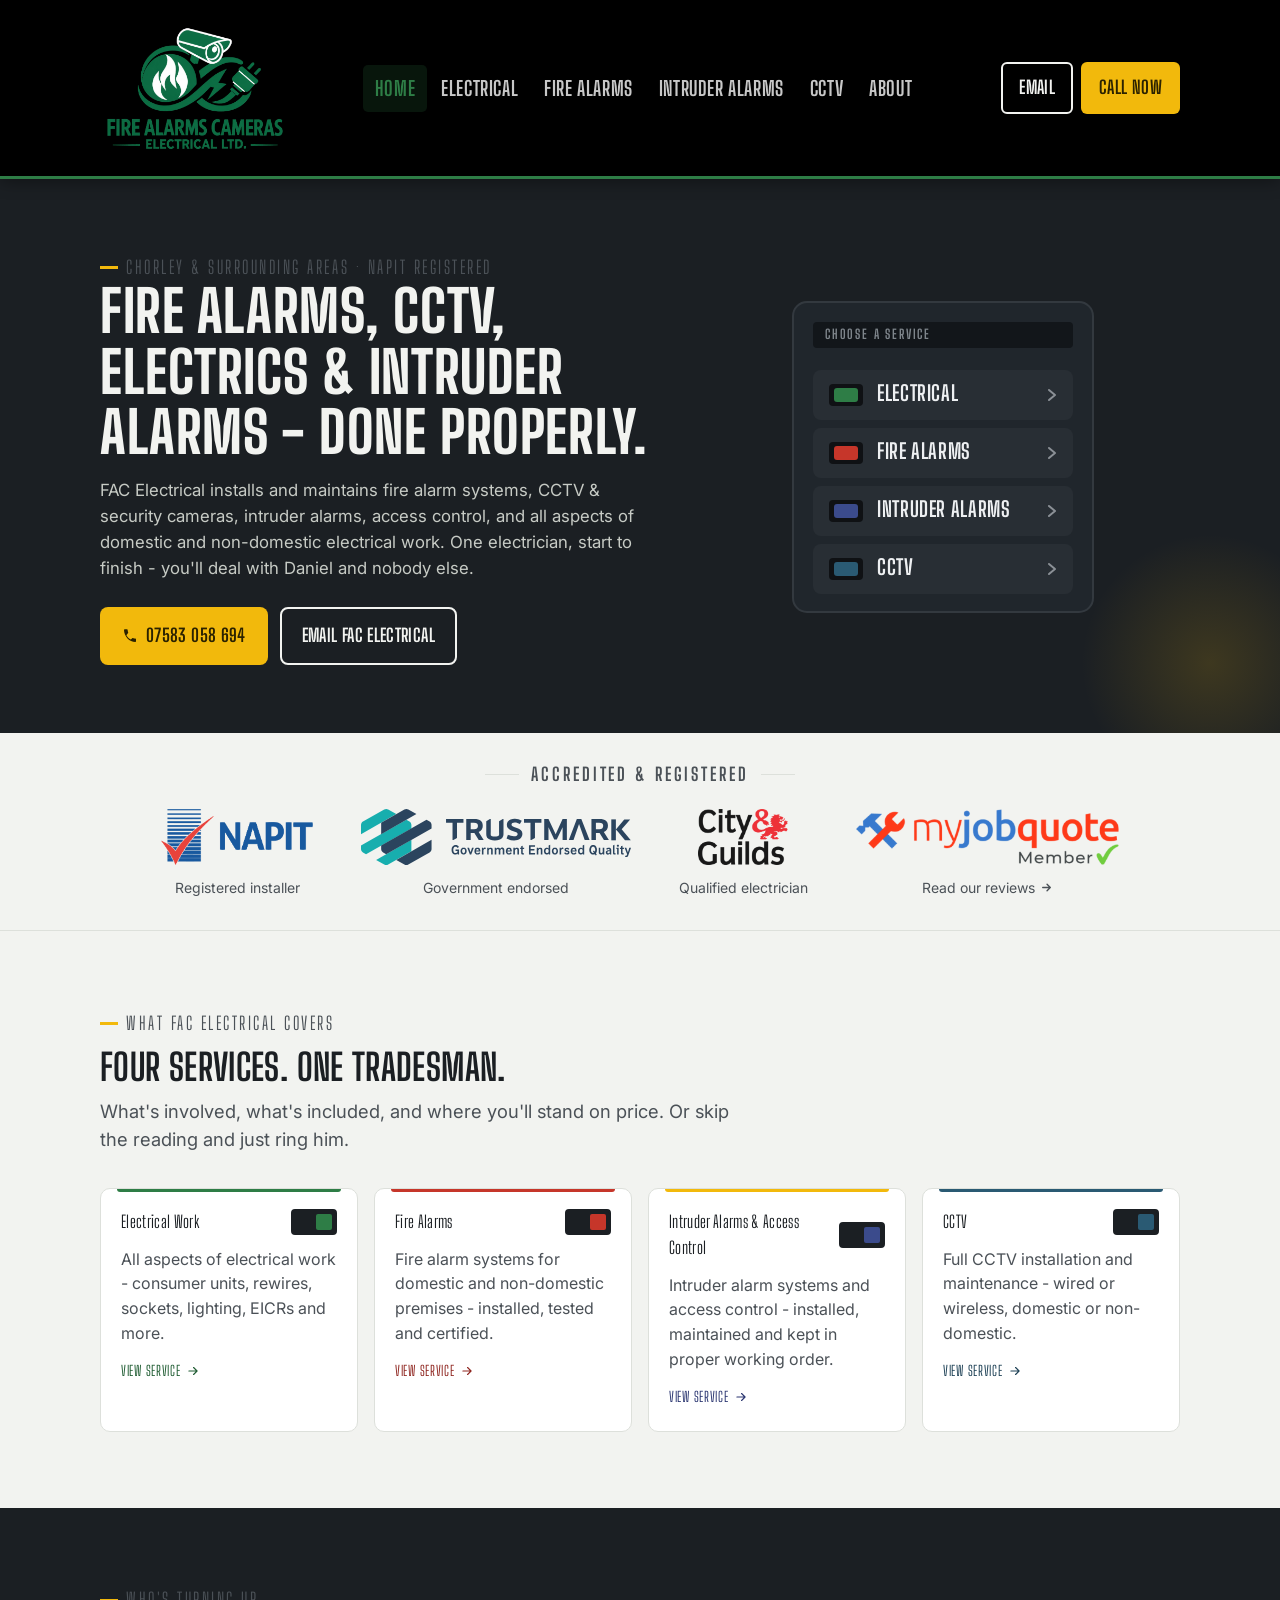
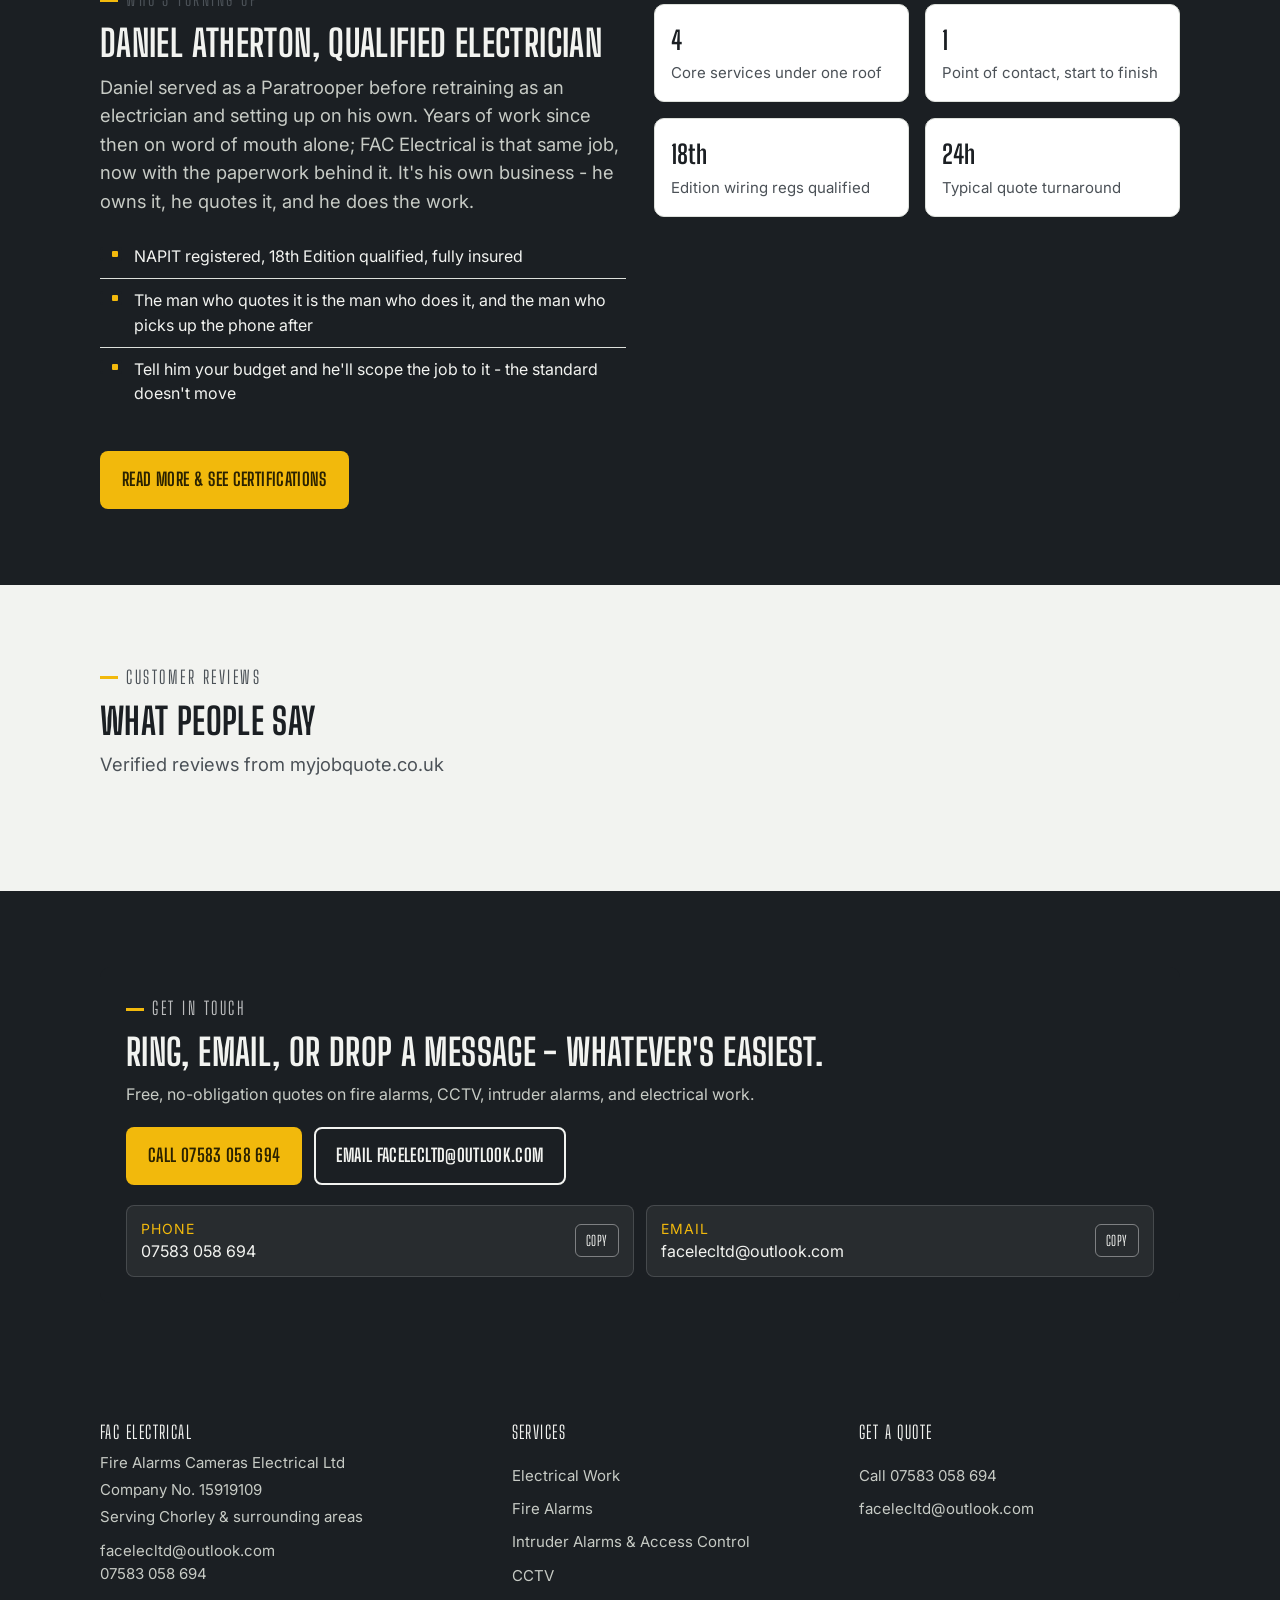
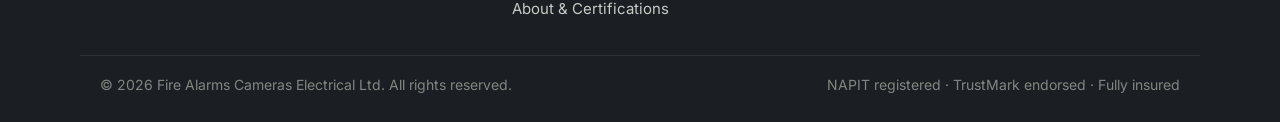
<file: index.html>
<!doctype html><html lang=en-GB><head><meta name=generator content="Hugo 0.164.0"><meta charset=utf-8><meta name=viewport content="width=device-width,initial-scale=1"><title>FAC Electrical - Fire Alarms, CCTV, Intruder Alarms & Electrical Work</title><meta name=description content="Fire Alarms Cameras Electrical Ltd - Fire alarm installation, CCTV, intruder alarm systems, access control, and all aspects of electrical work."><link rel=preconnect href=https://fonts.googleapis.com><link rel=preconnect href=https://fonts.gstatic.com crossorigin><link href="https://fonts.googleapis.com/css2?family=Big+Shoulders+Display:wght@700;800&family=Inter:wght@400;500;600;700&display=swap" rel=stylesheet><link rel=stylesheet href=/css/styles.css></head><body><header class=site-header><div class=site-header__bar><a class=brand href=/ aria-label="FAC Electrical home"><img class=brand__mark src=/img/logo.JPG alt="Fire Alarms Cameras Electrical Ltd" width=1400 height=1120>
</a><button class=nav-toggle aria-expanded=false aria-controls=site-nav aria-label="Open menu">
<span></span></button><nav class=site-nav id=site-nav><ul class=site-nav__list><li><a href=/ aria-current=page>Home</a></li><li><a href=/electrics/>Electrical</a></li><li><a href=/fire-alarms/>Fire Alarms</a></li><li><a href=/intruder-alarms/>Intruder Alarms</a></li><li><a href=/cameras/>CCTV</a></li><li><a href=/about/>About</a></li></ul></nav><div class=header-cta><a class="btn btn--outline btn--sm" href=mailto:facelecltd@outlook.com>Email</a>
<a class="btn btn--amber btn--sm" href=tel:+447583058694>Call now</a></div></div></header><main><section class=hero><div class="wrap hero__grid"><div><p class=eyebrow>Chorley & surrounding areas · NAPIT registered</p><h1>Fire alarms, CCTV, Electrics & Intruder alarms - done properly.</h1><p class=lede>FAC Electrical installs and maintains fire alarm systems, CCTV & security cameras, intruder alarms, access control, and all aspects of domestic and non-domestic electrical work. One electrician, start to finish - you'll deal with Daniel and nobody else.</p><div class=hero__ctas><a class="btn btn--amber" href=tel:+447583058694><svg width="16" height="16" viewBox="0 0 24 24" fill="none" aria-hidden="true"><path d="M6.6 10.8c1.4 2.8 3.8 5.2 6.6 6.6l2.2-2.2c.3-.3.7-.4 1-.2 1.1.5 2.3.8 3.6.8.6.0 1 .4 1 1V20c0 .6-.4 1-1 1C11.4 21 3 12.6 3 3c0-.6.4-1 1-1h3.5c.6.0 1 .4 1 1 0 1.3.3 2.5.8 3.6.2.3.1.7-.2 1L6.6 10.8z" fill="currentColor"/></svg>
07583 058 694
</a><a class="btn btn--outline" href=mailto:facelecltd@outlook.com>Email FAC Electrical</a></div></div><svg class="breaker-art" viewBox="0 0 340 340" fill="none" role="navigation" aria-label="Services"><rect x="20" y="14" width="300" height="310" rx="14" fill="#20262C" stroke="#33393F" stroke-width="2"/><rect x="40" y="34" width="260" height="26" rx="4" fill="#12161A"/><text class="breaker-art__title" x="52" y="51">Choose a service</text><a class="breaker-art__row" href="/electrics/"><rect class="breaker-art__body" x="40" y="82" width="260" height="50" rx="8" fill="#282E34"/><rect x="56" y="96" width="34" height="22" rx="4" fill="#0F1114"/><rect class="breaker-art__led" x="61" y="100" width="24" height="14" rx="3" fill="#2E7D46"/><text class="breaker-art__name" x="104" y="113">Electrical</text><path class="breaker-art__chev" d="M276 102l6 5-6 5" stroke="#8B9096" stroke-width="2" stroke-linecap="round" stroke-linejoin="round"/></a><a class="breaker-art__row" href="/fire-alarms/"><rect class="breaker-art__body" x="40" y="140" width="260" height="50" rx="8" fill="#282E34"/><rect x="56" y="154" width="34" height="22" rx="4" fill="#0F1114"/><rect class="breaker-art__led" x="61" y="158" width="24" height="14" rx="3" fill="#C6362A"/><text class="breaker-art__name" x="104" y="171">Fire Alarms</text><path class="breaker-art__chev" d="M276 160l6 5-6 5" stroke="#8B9096" stroke-width="2" stroke-linecap="round" stroke-linejoin="round"/></a><a class="breaker-art__row" href="/intruder-alarms/"><rect class="breaker-art__body" x="40" y="198" width="260" height="50" rx="8" fill="#282E34"/><rect x="56" y="212" width="34" height="22" rx="4" fill="#0F1114"/><rect class="breaker-art__led" x="61" y="216" width="24" height="14" rx="3" fill="#3B4B8C"/><text class="breaker-art__name" x="104" y="229">Intruder Alarms</text><path class="breaker-art__chev" d="M276 218l6 5-6 5" stroke="#8B9096" stroke-width="2" stroke-linecap="round" stroke-linejoin="round"/></a><a class="breaker-art__row" href="/cameras/"><rect class="breaker-art__body" x="40" y="256" width="260" height="50" rx="8" fill="#282E34"/><rect x="56" y="270" width="34" height="22" rx="4" fill="#0F1114"/><rect class="breaker-art__led" x="61" y="274" width="24" height="14" rx="3" fill="#2A5A73"/><text class="breaker-art__name" x="104" y="287">CCTV</text><path class="breaker-art__chev" d="M276 276l6 5-6 5" stroke="#8B9096" stroke-width="2" stroke-linecap="round" stroke-linejoin="round"/></a></svg></div></section><section class=accred-strip><div class="wrap accred-strip__inner"><span class=accred-strip__label>Accredited & registered</span><div class=accred-logos><div class=accred-item><img src=/img/napit.png alt=NAPIT class=accred-logo width=497 height=184>
<span class=accred-item__note>Registered installer</span></div><div class=accred-item><img src=/img/trustmark.svg alt=TrustMark class=accred-logo width=212 height=44>
<span class=accred-item__note>Government endorsed</span></div><div class=accred-item><img src=/img/cityandguilds.png alt="City & Guilds" class=accred-logo width=288 height=179>
<span class=accred-item__note>Qualified electrician</span></div><a class="accred-item accred-item--link" href=https://www.myjobquote.co.uk/t/fire-alarms-cameras-electrical-ltd target=_blank rel=noopener><img src=/img/myjobquote.png alt=MyJobQuote class=accred-logo width=432 height=92>
<span class=accred-item__note>Read our reviews<svg viewBox="0 0 24 24" fill="none" aria-hidden="true"><path d="M5 12h14M13 6l6 6-6 6" stroke="currentColor" stroke-width="2.5" stroke-linecap="round" stroke-linejoin="round"/></svg></span></a></div></div></section><section class=section><div class=wrap><p class=eyebrow>What FAC Electrical covers</p><h2 class=mt-sm>Four services. One tradesman.</h2><p class="lede mt-sm">What's involved, what's included, and where you'll stand on price. Or skip the reading and just ring him.</p><div class=panel-grid><a class="breaker breaker--electric" href=/electrics/><div class=breaker__row><span class=breaker__label>Electrical Work</span>
<span class=breaker__switch aria-hidden=true></span></div><p class=breaker__desc>All aspects of electrical work - consumer units, rewires, sockets, lighting, EICRs and more.</p><span class=breaker__go>View service <svg viewBox="0 0 24 24" fill="none" aria-hidden="true"><path d="M5 12h14M13 6l6 6-6 6" stroke="currentColor" stroke-width="2" stroke-linecap="round" stroke-linejoin="round"/></svg></span>
</a><a class="breaker breaker--fire" href=/fire-alarms/><div class=breaker__row><span class=breaker__label>Fire Alarms</span>
<span class=breaker__switch aria-hidden=true></span></div><p class=breaker__desc>Fire alarm systems for domestic and non-domestic premises - installed, tested and certified.</p><span class=breaker__go>View service <svg viewBox="0 0 24 24" fill="none" aria-hidden="true"><path d="M5 12h14M13 6l6 6-6 6" stroke="currentColor" stroke-width="2" stroke-linecap="round" stroke-linejoin="round"/></svg></span>
</a><a class="breaker breaker--intruder" href=/intruder-alarms/><div class=breaker__row><span class=breaker__label>Intruder Alarms & Access Control</span>
<span class=breaker__switch aria-hidden=true></span></div><p class=breaker__desc>Intruder alarm systems and access control - installed, maintained and kept in proper working order.</p><span class=breaker__go>View service <svg viewBox="0 0 24 24" fill="none" aria-hidden="true"><path d="M5 12h14M13 6l6 6-6 6" stroke="currentColor" stroke-width="2" stroke-linecap="round" stroke-linejoin="round"/></svg></span>
</a><a class="breaker breaker--camera" href=/cameras/><div class=breaker__row><span class=breaker__label>CCTV</span>
<span class=breaker__switch aria-hidden=true></span></div><p class=breaker__desc>Full CCTV installation and maintenance - wired or wireless, domestic or non-domestic.</p><span class=breaker__go>View service <svg viewBox="0 0 24 24" fill="none" aria-hidden="true"><path d="M5 12h14M13 6l6 6-6 6" stroke="currentColor" stroke-width="2" stroke-linecap="round" stroke-linejoin="round"/></svg></span></a></div></div></section><section class="section section--dark"><div class="wrap trust"><div><p class=eyebrow>Who's turning up</p><h2 class=mt-sm>Daniel Atherton, Qualified Electrician</h2><p class="lede mt-sm">Daniel served as a Paratrooper before retraining as an electrician and setting up on his own. Years of work since then on word of mouth alone; FAC Electrical is that same job, now with the paperwork behind it. It's his own business - he owns it, he quotes it, and he does the work.</p><ul class="switch-list mt-md"><li><span class=tick aria-hidden=true></span> NAPIT registered, 18th Edition qualified, fully insured</li><li><span class=tick aria-hidden=true></span> The man who quotes it is the man who does it, and the man who picks up the phone after</li><li><span class=tick aria-hidden=true></span> Tell him your budget and he'll scope the job to it - the standard doesn't move</li></ul><a class="btn btn--amber mt-lg" href=/about/>Read more & see certifications</a></div><div class=trust__stats><div class=trust__stat><b>4</b><span>Core services under one roof</span></div><div class=trust__stat><b>1</b><span>Point of contact, start to finish</span></div><div class=trust__stat><b>18th</b><span>Edition wiring regs qualified</span></div><div class=trust__stat><b>24h</b><span>Typical quote turnaround</span></div></div></div></section><section class=section id=reviews><div class=wrap><p class=eyebrow>Customer reviews</p><h2 class=mt-sm>What people say</h2><p class="lede mt-sm">Verified reviews from myjobquote.co.uk</p><div class=mt-lg id=mjq-reviews-widget></div></div></section><section class="section section--dark" id=contact><div class=wrap><div class=contact-block><p class=eyebrow style=color:rgba(255,255,255,.7)>Get in touch</p><h2 class=mt-sm>Ring, email, or drop a message - whatever's easiest.</h2><p class="text-soft mt-sm" style=color:#c7cbc5>Free, no-obligation quotes on fire alarms, CCTV, intruder alarms, and electrical work.</p><div class="hero__ctas mt-md"><a class="btn btn--amber" href=tel:+447583058694>Call 07583 058 694</a>
<a class="btn btn--outline" href=mailto:facelecltd@outlook.com>Email facelecltd@outlook.com</a></div><div class=contact-methods><div class=contact-row><div class=contact-row__text><div class=contact-row__label>Phone</div><div class=contact-row__value>07583 058 694</div></div><button class=copy-btn data-copy-value="07583 058 694">Copy</button></div><div class=contact-row><div class=contact-row__text><div class=contact-row__label>Email</div><div class=contact-row__value>facelecltd@outlook.com</div></div><button class=copy-btn data-copy-value=facelecltd@outlook.com>Copy</button></div></div></div></div></section></main><footer class=site-footer><div class="wrap footer-grid"><div class=footer-company><p class=footer-heading>FAC Electrical</p><p>Fire Alarms Cameras Electrical Ltd</p><p>Company No. 15919109</p><p>Serving Chorley & surrounding areas</p><p class=mt-sm>facelecltd@outlook.com<br>07583 058 694</p></div><nav class=footer-links><p class=footer-heading>Services</p><a href=/electrics/>Electrical Work</a>
<a href=/fire-alarms/>Fire Alarms</a>
<a href=/intruder-alarms/>Intruder Alarms & Access Control</a>
<a href=/cameras/>CCTV</a>
<a href=/about/>About & Certifications</a></nav><div class=footer-links><p class=footer-heading>Get a quote</p><a href=tel:+447583058694>Call 07583 058 694</a>
<a href=mailto:facelecltd@outlook.com>facelecltd@outlook.com</a></div></div><div class="wrap footer-bottom"><span>&copy; 2026 Fire Alarms Cameras Electrical Ltd. All rights reserved.</span>
<span>NAPIT registered · TrustMark endorsed · Fully insured</span></div></footer><div class=mobile-bar><a href=tel:+447583058694>Call</a>
<a href=mailto:facelecltd@outlook.com>Email</a></div><script src=/js/main.js></script><script src=https://www.myjobquote.co.uk/js/widget.js></script><script>(new MyJobQuoteWidget).init({targetId:"mjq-reviews-widget",userId:"usr_rum1ofasfew40qtidzmq6sgp3s2v",numberOfReviews:10,widgetStyle:"full-width-with-sidebar",theme:"light"})</script></body></html>
</file>
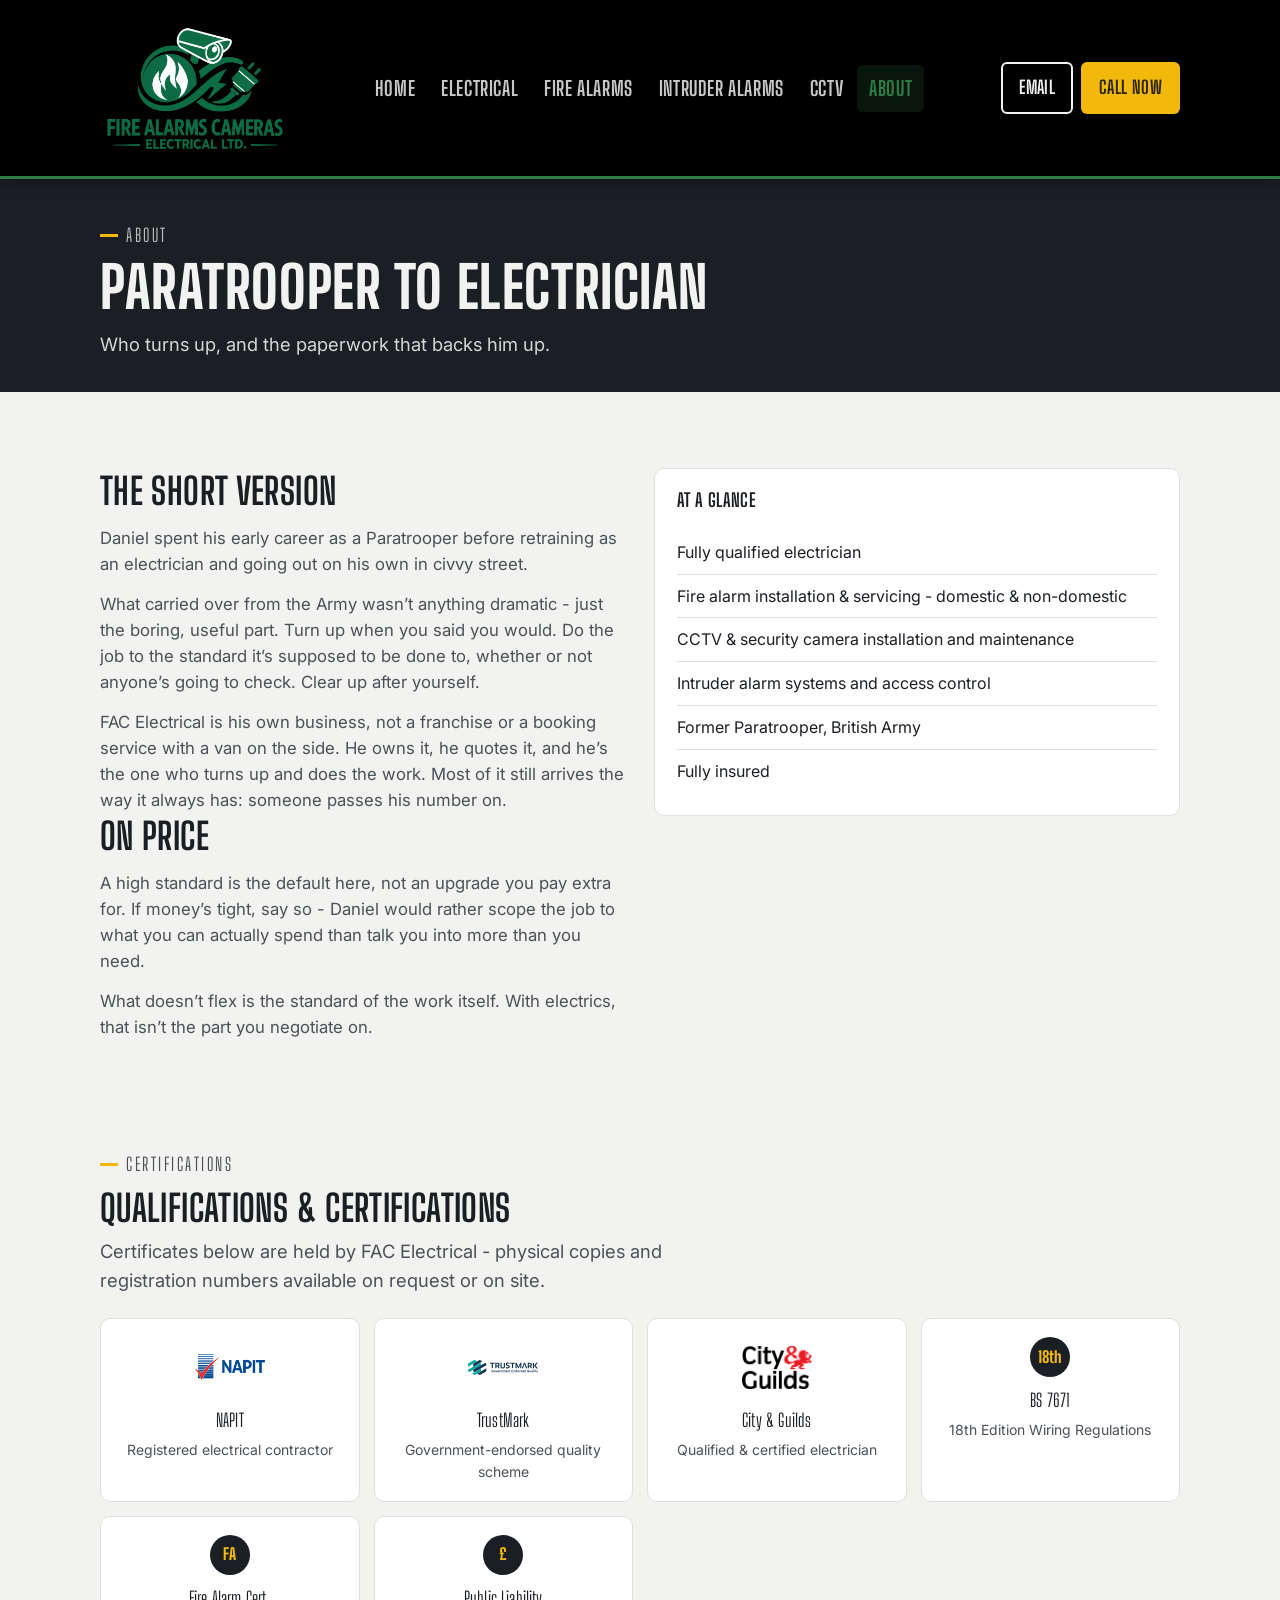
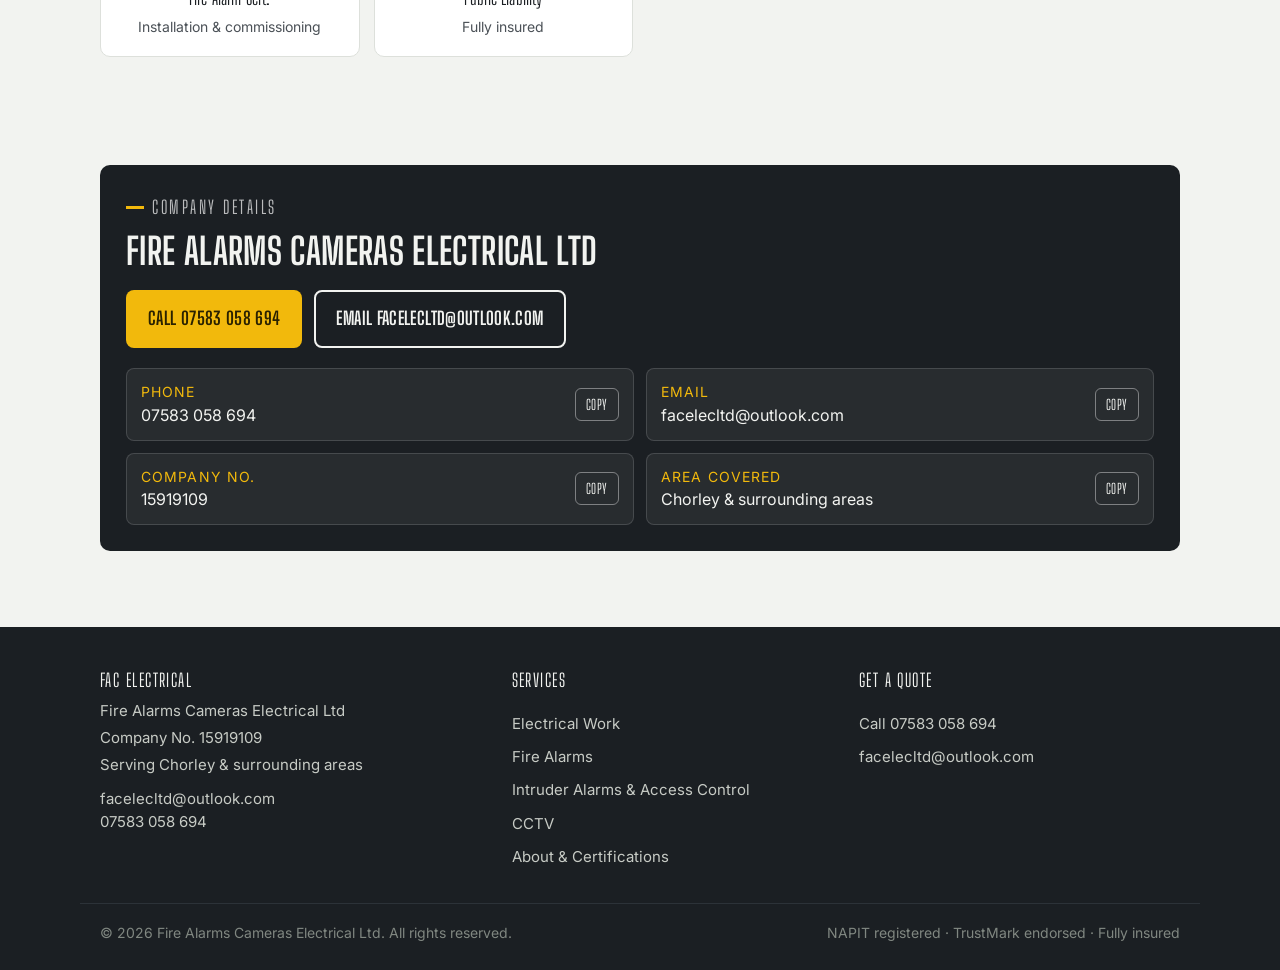
<file: about/index.html>
<!doctype html><html lang=en-GB><head><meta charset=utf-8><meta name=viewport content="width=device-width,initial-scale=1"><title>About & Certifications - FAC Electrical</title><meta name=description content="About Daniel and FAC Electrical - background, qualifications, certifications, and full company details."><link rel=preconnect href=https://fonts.googleapis.com><link rel=preconnect href=https://fonts.gstatic.com crossorigin><link href="https://fonts.googleapis.com/css2?family=Big+Shoulders+Display:wght@700;800&family=Inter:wght@400;500;600;700&display=swap" rel=stylesheet><link rel=stylesheet href=/css/styles.css></head><body><header class=site-header><div class=site-header__bar><a class=brand href=/ aria-label="FAC Electrical home"><img class=brand__mark src=/img/logo.JPG alt="Fire Alarms Cameras Electrical Ltd" width=1400 height=1120>
</a><button class=nav-toggle aria-expanded=false aria-controls=site-nav aria-label="Open menu">
<span></span></button><nav class=site-nav id=site-nav><ul class=site-nav__list><li><a href=/>Home</a></li><li><a href=/electrics/>Electrical</a></li><li><a href=/fire-alarms/>Fire Alarms</a></li><li><a href=/intruder-alarms/>Intruder Alarms</a></li><li><a href=/cameras/>CCTV</a></li><li><a href=/about/ aria-current=page>About</a></li></ul></nav><div class=header-cta><a class="btn btn--outline btn--sm" href=mailto:facelecltd@outlook.com>Email</a>
<a class="btn btn--amber btn--sm" href=tel:+447583058694>Call now</a></div></div></header><main><section class="page-banner page-banner--plain"><div class=wrap><p class=eyebrow>About</p><h1>Paratrooper to electrician</h1><p class=lede>Who turns up, and the paperwork that backs him up.</p></div></section><section class=section><div class="wrap cols-2"><div class=prose><h2 id=the-short-version>The short version</h2><p>Daniel spent his early career as a Paratrooper before retraining as an electrician and going out on his own in civvy street.</p><p>What carried over from the Army wasn&rsquo;t anything dramatic - just the boring, useful part. Turn up when you said you would. Do the job to the standard it&rsquo;s supposed to be done to, whether or not anyone&rsquo;s going to check. Clear up after yourself.</p><p>FAC Electrical is his own business, not a franchise or a booking service with a van on the side. He owns it, he quotes it, and he&rsquo;s the one who turns up and does the work. Most of it still arrives the way it always has: someone passes his number on.</p><h2 id=on-price>On price</h2><p>A high standard is the default here, not an upgrade you pay extra for. If money&rsquo;s tight, say so - Daniel would rather scope the job to what you can actually spend than talk you into more than you need.</p><p>What doesn&rsquo;t flex is the standard of the work itself. With electrics, that isn&rsquo;t the part you negotiate on.</p></div><div class=card><h3>At a glance</h3><ul class="switch-list mt-md"><li>Fully qualified electrician</li><li>Fire alarm installation & servicing - domestic & non-domestic</li><li>CCTV & security camera installation and maintenance</li><li>Intruder alarm systems and access control</li><li>Former Paratrooper, British Army</li><li>Fully insured</li></ul></div></div></section><section class="section section--tight"><div class=wrap><p class=eyebrow>Certifications</p><h2 class=mt-sm>Qualifications & certifications</h2><p class="lede mt-sm">Certificates below are held by FAC Electrical - physical copies and registration numbers available on request or on site.</p><div class=certs-grid><div class=cert-badge><img class=cert-badge__img src=/img/napit.png alt="NAPIT logo"><div class=cert-badge__name>NAPIT</div><div class=cert-badge__note>Registered electrical contractor</div></div><div class=cert-badge><img class=cert-badge__img src=/img/trustmark.svg alt="TrustMark logo"><div class=cert-badge__name>TrustMark</div><div class=cert-badge__note>Government-endorsed quality scheme</div></div><div class=cert-badge><img class=cert-badge__img src=/img/cityandguilds.png alt="City & Guilds logo"><div class=cert-badge__name>City & Guilds</div><div class=cert-badge__note>Qualified & certified electrician</div></div><div class=cert-badge><div class=cert-badge__mark>18th</div><div class=cert-badge__name>BS 7671</div><div class=cert-badge__note>18th Edition Wiring Regulations</div></div><div class=cert-badge><div class=cert-badge__mark>FA</div><div class=cert-badge__name>Fire Alarm Cert.</div><div class=cert-badge__note>Installation & commissioning</div></div><div class=cert-badge><div class=cert-badge__mark>£</div><div class=cert-badge__name>Public Liability</div><div class=cert-badge__note>Fully insured</div></div></div></div></section><section class=section><div class=wrap><div class=contact-block><p class=eyebrow style=color:rgba(255,255,255,.7)>Company details</p><h2 class=mt-sm>Fire Alarms Cameras Electrical Ltd</h2><div class="hero__ctas mt-md"><a class="btn btn--amber" href=tel:+447583058694>Call 07583 058 694</a>
<a class="btn btn--outline" href=mailto:facelecltd@outlook.com>Email facelecltd@outlook.com</a></div><div class="contact-methods mt-md"><div class=contact-row><div class=contact-row__text><div class=contact-row__label>Phone</div><div class=contact-row__value>07583 058 694</div></div><button class=copy-btn data-copy-value="07583 058 694">Copy</button></div><div class=contact-row><div class=contact-row__text><div class=contact-row__label>Email</div><div class=contact-row__value>facelecltd@outlook.com</div></div><button class=copy-btn data-copy-value=facelecltd@outlook.com>Copy</button></div><div class=contact-row><div class=contact-row__text><div class=contact-row__label>Company No.</div><div class=contact-row__value>15919109</div></div><button class=copy-btn data-copy-value=15919109>Copy</button></div><div class=contact-row><div class=contact-row__text><div class=contact-row__label>Area covered</div><div class=contact-row__value>Chorley & surrounding areas</div></div><button class=copy-btn data-copy-value="Chorley & surrounding areas">Copy</button></div></div></div></div></section></main><footer class=site-footer><div class="wrap footer-grid"><div class=footer-company><p class=footer-heading>FAC Electrical</p><p>Fire Alarms Cameras Electrical Ltd</p><p>Company No. 15919109</p><p>Serving Chorley & surrounding areas</p><p class=mt-sm>facelecltd@outlook.com<br>07583 058 694</p></div><nav class=footer-links><p class=footer-heading>Services</p><a href=/electrics/>Electrical Work</a>
<a href=/fire-alarms/>Fire Alarms</a>
<a href=/intruder-alarms/>Intruder Alarms & Access Control</a>
<a href=/cameras/>CCTV</a>
<a href=/about/>About & Certifications</a></nav><div class=footer-links><p class=footer-heading>Get a quote</p><a href=tel:+447583058694>Call 07583 058 694</a>
<a href=mailto:facelecltd@outlook.com>facelecltd@outlook.com</a></div></div><div class="wrap footer-bottom"><span>&copy; 2026 Fire Alarms Cameras Electrical Ltd. All rights reserved.</span>
<span>NAPIT registered · TrustMark endorsed · Fully insured</span></div></footer><div class=mobile-bar><a href=tel:+447583058694>Call</a>
<a href=mailto:facelecltd@outlook.com>Email</a></div><script src=/js/main.js></script></body></html>
</file>
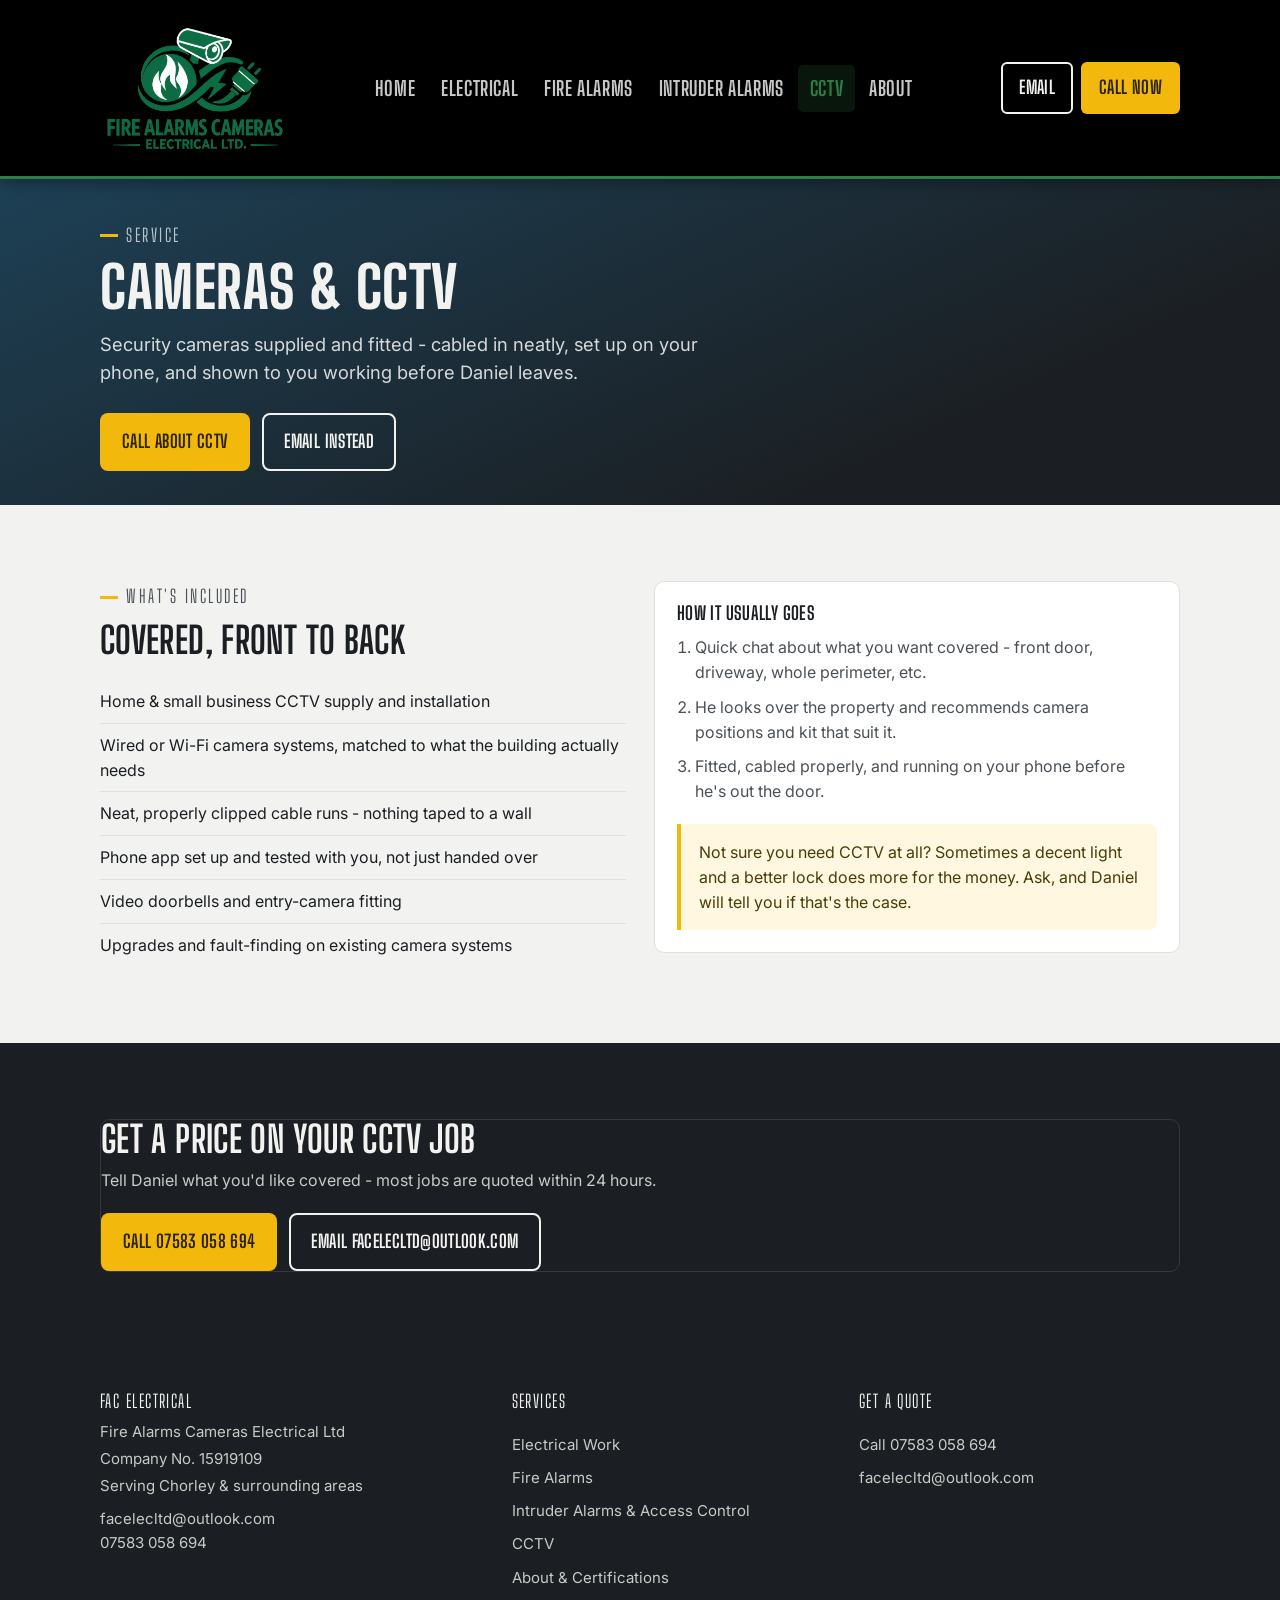
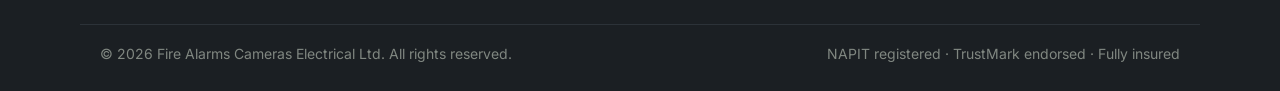
<file: cameras/index.html>
<!doctype html><html lang=en-GB><head><meta charset=utf-8><meta name=viewport content="width=device-width,initial-scale=1"><title>Cameras & CCTV - FAC Electrical</title><meta name=description content="CCTV and security camera supply and installation for homes and small businesses from FAC Electrical."><link rel=preconnect href=https://fonts.googleapis.com><link rel=preconnect href=https://fonts.gstatic.com crossorigin><link href="https://fonts.googleapis.com/css2?family=Big+Shoulders+Display:wght@700;800&family=Inter:wght@400;500;600;700&display=swap" rel=stylesheet><link rel=stylesheet href=/css/styles.css></head><body><header class=site-header><div class=site-header__bar><a class=brand href=/ aria-label="FAC Electrical home"><img class=brand__mark src=/img/logo.JPG alt="Fire Alarms Cameras Electrical Ltd" width=1400 height=1120>
</a><button class=nav-toggle aria-expanded=false aria-controls=site-nav aria-label="Open menu">
<span></span></button><nav class=site-nav id=site-nav><ul class=site-nav__list><li><a href=/>Home</a></li><li><a href=/electrics/>Electrical</a></li><li><a href=/fire-alarms/>Fire Alarms</a></li><li><a href=/intruder-alarms/>Intruder Alarms</a></li><li><a href=/cameras/ aria-current=page>CCTV</a></li><li><a href=/about/>About</a></li></ul></nav><div class=header-cta><a class="btn btn--outline btn--sm" href=mailto:facelecltd@outlook.com>Email</a>
<a class="btn btn--amber btn--sm" href=tel:+447583058694>Call now</a></div></div></header><main><section class="page-banner page-banner--camera"><div class=wrap><p class=eyebrow>Service</p><h1>Cameras & CCTV</h1><p class=lede>Security cameras supplied and fitted - cabled in neatly, set up on your phone, and shown to you working before Daniel leaves.</p><div class=hero__ctas><a class="btn btn--amber" href=tel:+447583058694>Call about CCTV</a>
<a class="btn btn--outline" href=mailto:facelecltd@outlook.com>Email instead</a></div></div></section><section class=section><div class=wrap><div class=cols-2><div><p class=eyebrow>What's included</p><h2 class=mt-sm>Covered, front to back</h2><ul class="switch-list switch-list--camera mt-md"><li>Home & small business CCTV supply and installation</li><li>Wired or Wi-Fi camera systems, matched to what the building actually needs</li><li>Neat, properly clipped cable runs - nothing taped to a wall</li><li>Phone app set up and tested with you, not just handed over</li><li>Video doorbells and entry-camera fitting</li><li>Upgrades and fault-finding on existing camera systems</li></ul></div><div class=card><h3>How it usually goes</h3><ol style=padding-left:1.1em;margin-top:12px;color:var(--ink-soft);display:flex;flex-direction:column;gap:10px><li>Quick chat about what you want covered - front door, driveway, whole perimeter, etc.</li><li>He looks over the property and recommends camera positions and kit that suit it.</li><li>Fitted, cabled properly, and running on your phone before he's out the door.</li></ol><div class="callout mt-md">Not sure you need CCTV at all? Sometimes a decent light and a better lock does more for the money. Ask, and Daniel will tell you if that's the case.</div></div></div></div></section><section class="section section--dark"><div class=wrap><div class="contact-block contact-block--bare"><h2 class=mt-0>Get a price on your CCTV job</h2><p class=mt-sm style=color:#c7cbc5>Tell Daniel what you'd like covered - most jobs are quoted within 24 hours.</p><div class="hero__ctas mt-md"><a class="btn btn--amber" href=tel:+447583058694>Call 07583 058 694</a>
<a class="btn btn--outline" href=mailto:facelecltd@outlook.com>Email facelecltd@outlook.com</a></div></div></div></section></main><footer class=site-footer><div class="wrap footer-grid"><div class=footer-company><p class=footer-heading>FAC Electrical</p><p>Fire Alarms Cameras Electrical Ltd</p><p>Company No. 15919109</p><p>Serving Chorley & surrounding areas</p><p class=mt-sm>facelecltd@outlook.com<br>07583 058 694</p></div><nav class=footer-links><p class=footer-heading>Services</p><a href=/electrics/>Electrical Work</a>
<a href=/fire-alarms/>Fire Alarms</a>
<a href=/intruder-alarms/>Intruder Alarms & Access Control</a>
<a href=/cameras/>CCTV</a>
<a href=/about/>About & Certifications</a></nav><div class=footer-links><p class=footer-heading>Get a quote</p><a href=tel:+447583058694>Call 07583 058 694</a>
<a href=mailto:facelecltd@outlook.com>facelecltd@outlook.com</a></div></div><div class="wrap footer-bottom"><span>&copy; 2026 Fire Alarms Cameras Electrical Ltd. All rights reserved.</span>
<span>NAPIT registered · TrustMark endorsed · Fully insured</span></div></footer><div class=mobile-bar><a href=tel:+447583058694>Call</a>
<a href=mailto:facelecltd@outlook.com>Email</a></div><script src=/js/main.js></script></body></html>
</file>
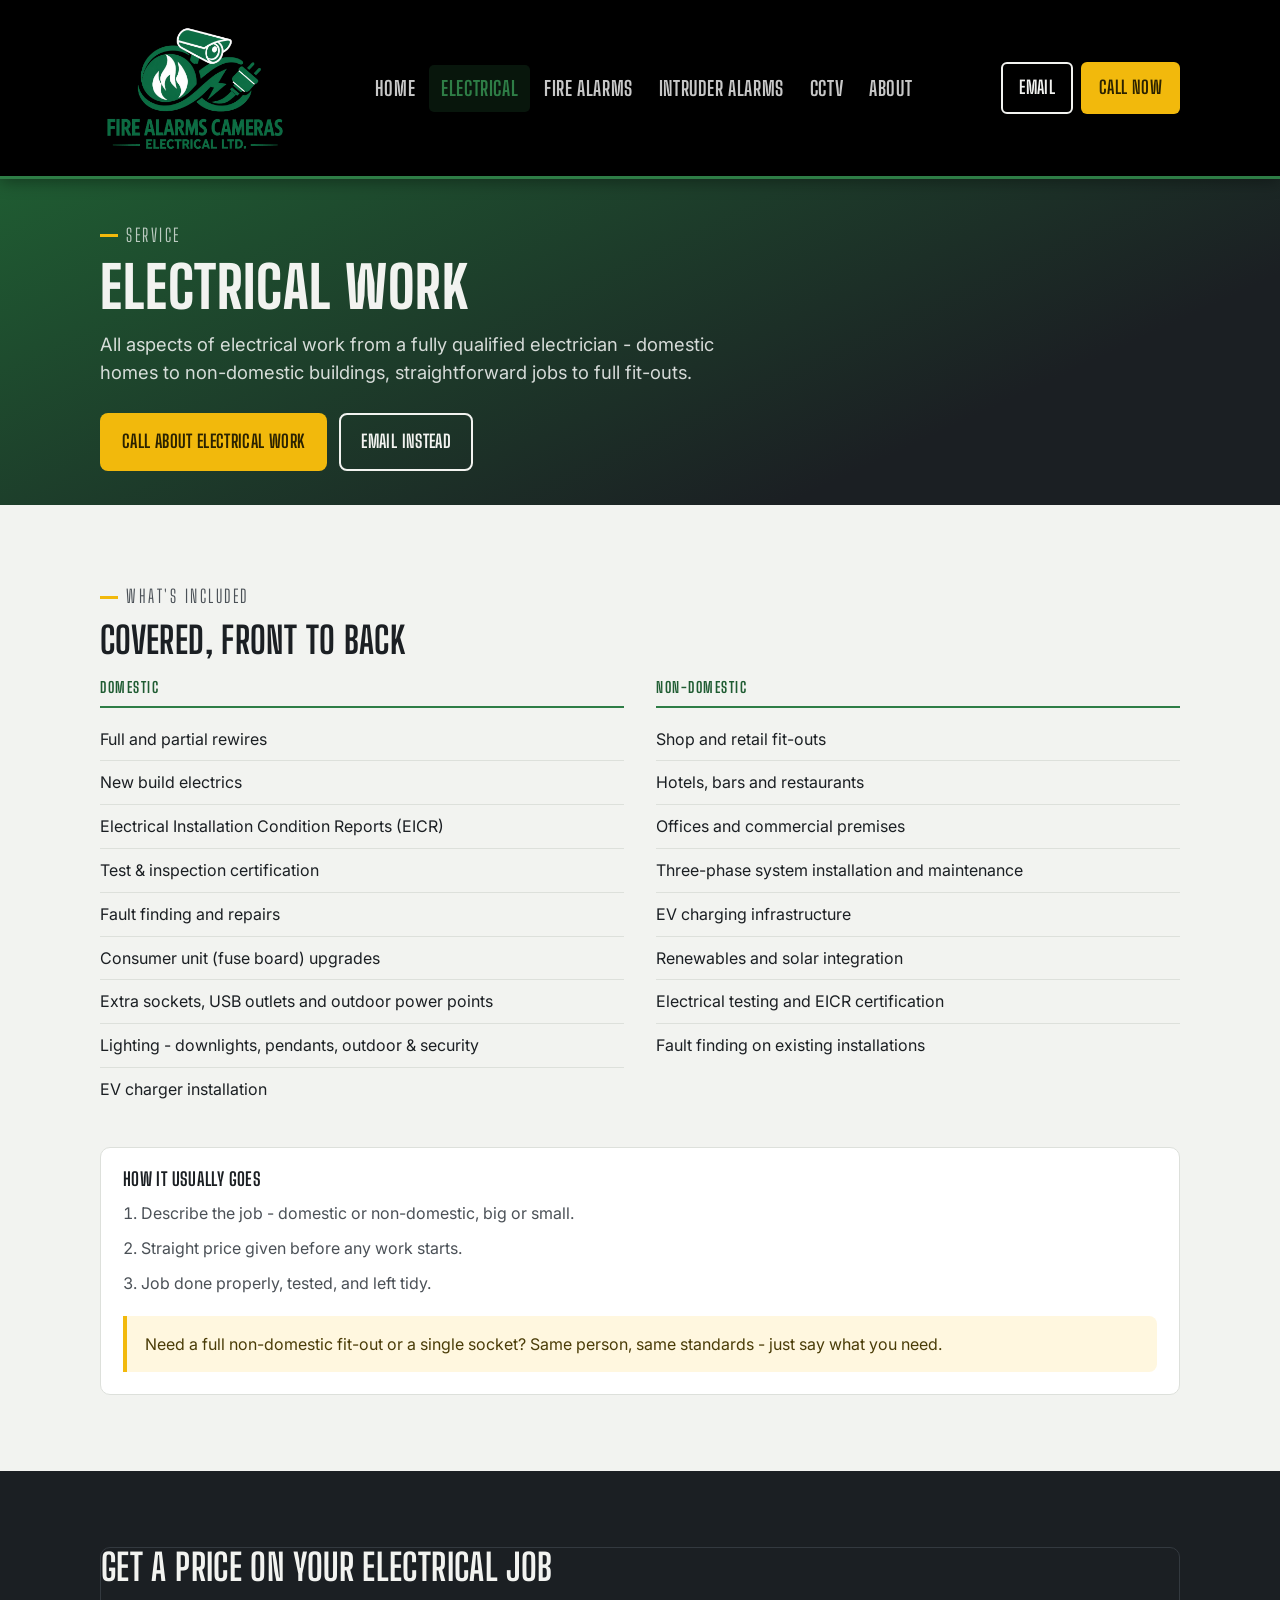
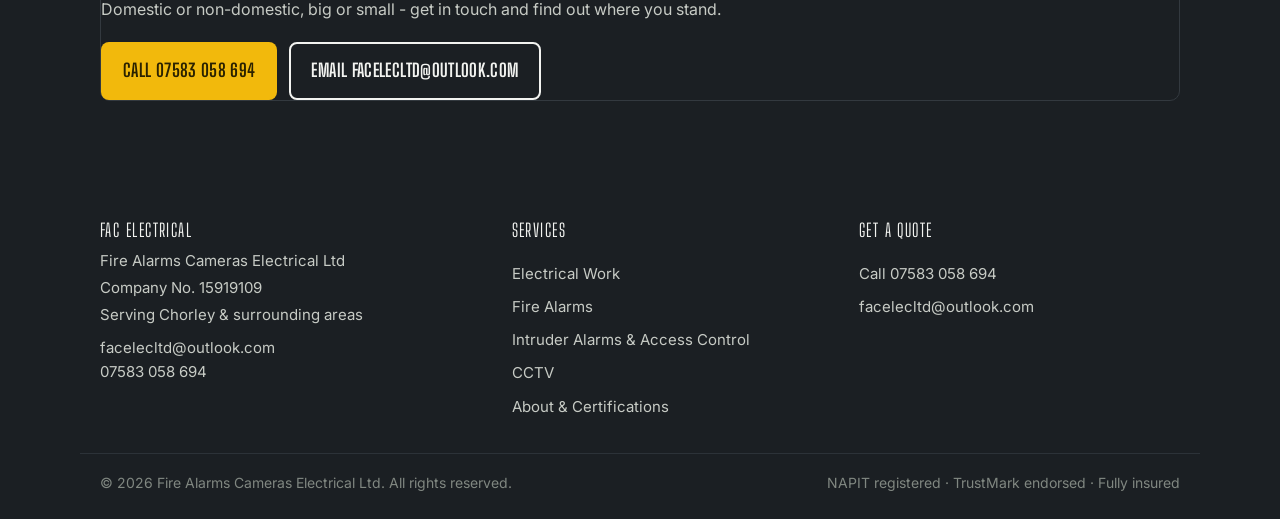
<file: electrics/index.html>
<!doctype html><html lang=en-GB><head><meta charset=utf-8><meta name=viewport content="width=device-width,initial-scale=1"><title>Electrical Work - FAC Electrical</title><meta name=description content="All aspects of electrical work for domestic and non-domestic properties from FAC Electrical."><link rel=preconnect href=https://fonts.googleapis.com><link rel=preconnect href=https://fonts.gstatic.com crossorigin><link href="https://fonts.googleapis.com/css2?family=Big+Shoulders+Display:wght@700;800&family=Inter:wght@400;500;600;700&display=swap" rel=stylesheet><link rel=stylesheet href=/css/styles.css></head><body><header class=site-header><div class=site-header__bar><a class=brand href=/ aria-label="FAC Electrical home"><img class=brand__mark src=/img/logo.JPG alt="Fire Alarms Cameras Electrical Ltd" width=1400 height=1120>
</a><button class=nav-toggle aria-expanded=false aria-controls=site-nav aria-label="Open menu">
<span></span></button><nav class=site-nav id=site-nav><ul class=site-nav__list><li><a href=/>Home</a></li><li><a href=/electrics/ aria-current=page>Electrical</a></li><li><a href=/fire-alarms/>Fire Alarms</a></li><li><a href=/intruder-alarms/>Intruder Alarms</a></li><li><a href=/cameras/>CCTV</a></li><li><a href=/about/>About</a></li></ul></nav><div class=header-cta><a class="btn btn--outline btn--sm" href=mailto:facelecltd@outlook.com>Email</a>
<a class="btn btn--amber btn--sm" href=tel:+447583058694>Call now</a></div></div></header><main><section class="page-banner page-banner--electric"><div class=wrap><p class=eyebrow>Service</p><h1>Electrical Work</h1><p class=lede>All aspects of electrical work from a fully qualified electrician - domestic homes to non-domestic buildings, straightforward jobs to full fit-outs.</p><div class=hero__ctas><a class="btn btn--amber" href=tel:+447583058694>Call about electrical work</a>
<a class="btn btn--outline" href=mailto:facelecltd@outlook.com>Email instead</a></div></div></section><section class=section><div class=wrap><p class=eyebrow>What's included</p><h2 class=mt-sm>Covered, front to back</h2><div class="service-sections mt-md"><div><h3 class="service-section__heading service-section__heading--electric">Domestic</h3><ul class="switch-list switch-list--electric mt-sm"><li>Full and partial rewires</li><li>New build electrics</li><li>Electrical Installation Condition Reports (EICR)</li><li>Test & inspection certification</li><li>Fault finding and repairs</li><li>Consumer unit (fuse board) upgrades</li><li>Extra sockets, USB outlets and outdoor power points</li><li>Lighting - downlights, pendants, outdoor & security</li><li>EV charger installation</li></ul></div><div><h3 class="service-section__heading service-section__heading--electric">Non-domestic</h3><ul class="switch-list switch-list--electric mt-sm"><li>Shop and retail fit-outs</li><li>Hotels, bars and restaurants</li><li>Offices and commercial premises</li><li>Three-phase system installation and maintenance</li><li>EV charging infrastructure</li><li>Renewables and solar integration</li><li>Electrical testing and EICR certification</li><li>Fault finding on existing installations</li></ul></div></div><div class="card mt-lg"><h3>How it usually goes</h3><ol style=padding-left:1.1em;margin-top:12px;color:var(--ink-soft);display:flex;flex-direction:column;gap:10px><li>Describe the job - domestic or non-domestic, big or small.</li><li>Straight price given before any work starts.</li><li>Job done properly, tested, and left tidy.</li></ol><div class="callout mt-md">Need a full non-domestic fit-out or a single socket? Same person, same standards - just say what you need.</div></div></div></section><section class="section section--dark"><div class=wrap><div class="contact-block contact-block--bare"><h2 class=mt-0>Get a price on your electrical job</h2><p class=mt-sm style=color:#c7cbc5>Domestic or non-domestic, big or small - get in touch and find out where you stand.</p><div class="hero__ctas mt-md"><a class="btn btn--amber" href=tel:+447583058694>Call 07583 058 694</a>
<a class="btn btn--outline" href=mailto:facelecltd@outlook.com>Email facelecltd@outlook.com</a></div></div></div></section></main><footer class=site-footer><div class="wrap footer-grid"><div class=footer-company><p class=footer-heading>FAC Electrical</p><p>Fire Alarms Cameras Electrical Ltd</p><p>Company No. 15919109</p><p>Serving Chorley & surrounding areas</p><p class=mt-sm>facelecltd@outlook.com<br>07583 058 694</p></div><nav class=footer-links><p class=footer-heading>Services</p><a href=/electrics/>Electrical Work</a>
<a href=/fire-alarms/>Fire Alarms</a>
<a href=/intruder-alarms/>Intruder Alarms & Access Control</a>
<a href=/cameras/>CCTV</a>
<a href=/about/>About & Certifications</a></nav><div class=footer-links><p class=footer-heading>Get a quote</p><a href=tel:+447583058694>Call 07583 058 694</a>
<a href=mailto:facelecltd@outlook.com>facelecltd@outlook.com</a></div></div><div class="wrap footer-bottom"><span>&copy; 2026 Fire Alarms Cameras Electrical Ltd. All rights reserved.</span>
<span>NAPIT registered · TrustMark endorsed · Fully insured</span></div></footer><div class=mobile-bar><a href=tel:+447583058694>Call</a>
<a href=mailto:facelecltd@outlook.com>Email</a></div><script src=/js/main.js></script></body></html>
</file>
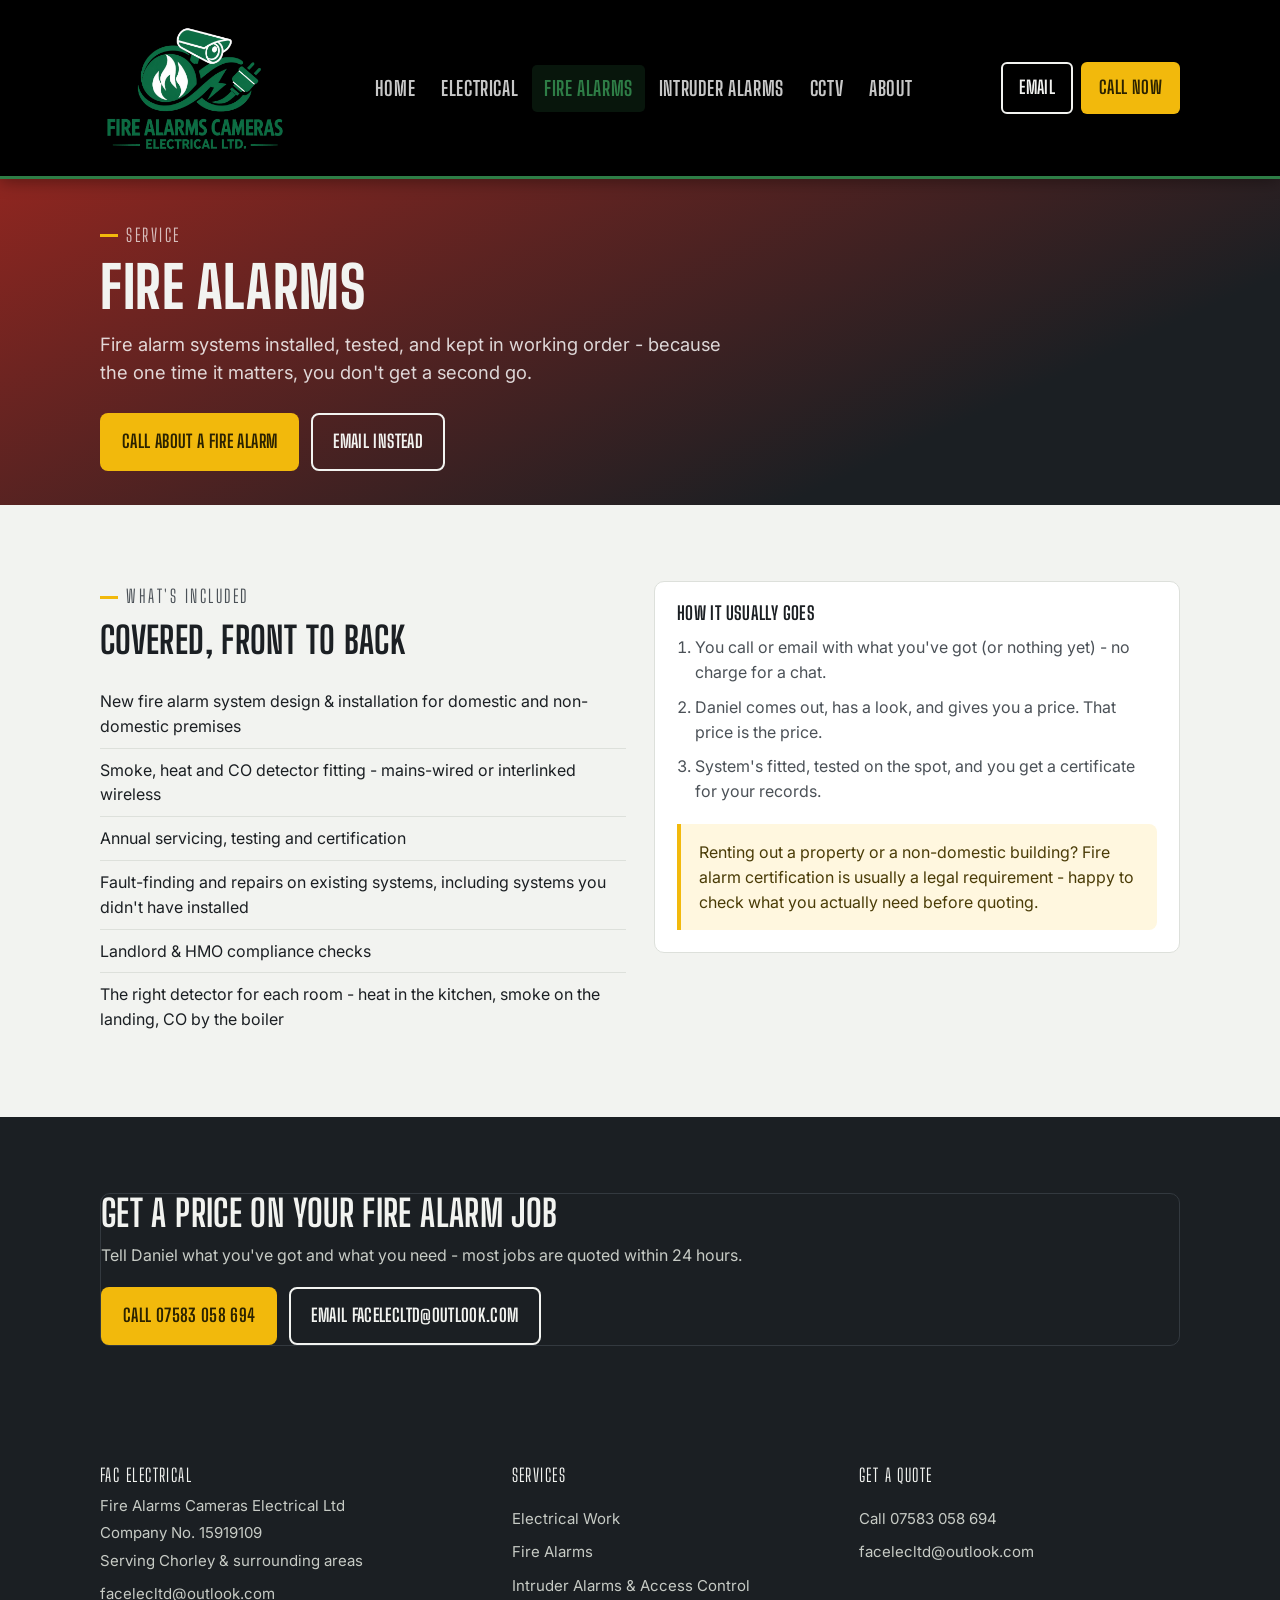
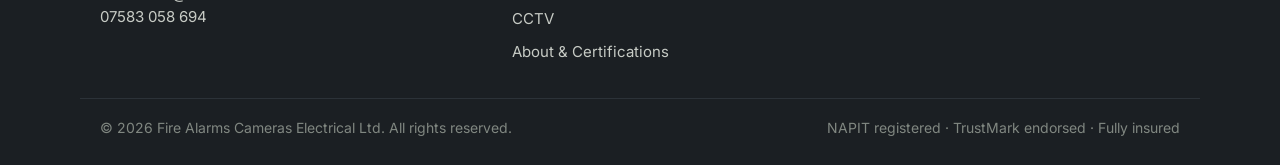
<file: fire-alarms/index.html>
<!doctype html><html lang=en-GB><head><meta charset=utf-8><meta name=viewport content="width=device-width,initial-scale=1"><title>Fire Alarms - FAC Electrical</title><meta name=description content="Fire alarm installation, testing and servicing for domestic and non-domestic premises from FAC Electrical."><link rel=preconnect href=https://fonts.googleapis.com><link rel=preconnect href=https://fonts.gstatic.com crossorigin><link href="https://fonts.googleapis.com/css2?family=Big+Shoulders+Display:wght@700;800&family=Inter:wght@400;500;600;700&display=swap" rel=stylesheet><link rel=stylesheet href=/css/styles.css></head><body><header class=site-header><div class=site-header__bar><a class=brand href=/ aria-label="FAC Electrical home"><img class=brand__mark src=/img/logo.JPG alt="Fire Alarms Cameras Electrical Ltd" width=1400 height=1120>
</a><button class=nav-toggle aria-expanded=false aria-controls=site-nav aria-label="Open menu">
<span></span></button><nav class=site-nav id=site-nav><ul class=site-nav__list><li><a href=/>Home</a></li><li><a href=/electrics/>Electrical</a></li><li><a href=/fire-alarms/ aria-current=page>Fire Alarms</a></li><li><a href=/intruder-alarms/>Intruder Alarms</a></li><li><a href=/cameras/>CCTV</a></li><li><a href=/about/>About</a></li></ul></nav><div class=header-cta><a class="btn btn--outline btn--sm" href=mailto:facelecltd@outlook.com>Email</a>
<a class="btn btn--amber btn--sm" href=tel:+447583058694>Call now</a></div></div></header><main><section class="page-banner page-banner--fire"><div class=wrap><p class=eyebrow>Service</p><h1>Fire Alarms</h1><p class=lede>Fire alarm systems installed, tested, and kept in working order - because the one time it matters, you don't get a second go.</p><div class=hero__ctas><a class="btn btn--amber" href=tel:+447583058694>Call about a fire alarm</a>
<a class="btn btn--outline" href=mailto:facelecltd@outlook.com>Email instead</a></div></div></section><section class=section><div class=wrap><div class=cols-2><div><p class=eyebrow>What's included</p><h2 class=mt-sm>Covered, front to back</h2><ul class="switch-list switch-list--fire mt-md"><li>New fire alarm system design & installation for domestic and non-domestic premises</li><li>Smoke, heat and CO detector fitting - mains-wired or interlinked wireless</li><li>Annual servicing, testing and certification</li><li>Fault-finding and repairs on existing systems, including systems you didn't have installed</li><li>Landlord & HMO compliance checks</li><li>The right detector for each room - heat in the kitchen, smoke on the landing, CO by the boiler</li></ul></div><div class=card><h3>How it usually goes</h3><ol style=padding-left:1.1em;margin-top:12px;color:var(--ink-soft);display:flex;flex-direction:column;gap:10px><li>You call or email with what you've got (or nothing yet) - no charge for a chat.</li><li>Daniel comes out, has a look, and gives you a price. That price is the price.</li><li>System's fitted, tested on the spot, and you get a certificate for your records.</li></ol><div class="callout mt-md">Renting out a property or a non-domestic building? Fire alarm certification is usually a legal requirement - happy to check what you actually need before quoting.</div></div></div></div></section><section class="section section--dark"><div class=wrap><div class="contact-block contact-block--bare"><h2 class=mt-0>Get a price on your fire alarm job</h2><p class=mt-sm style=color:#c7cbc5>Tell Daniel what you've got and what you need - most jobs are quoted within 24 hours.</p><div class="hero__ctas mt-md"><a class="btn btn--amber" href=tel:+447583058694>Call 07583 058 694</a>
<a class="btn btn--outline" href=mailto:facelecltd@outlook.com>Email facelecltd@outlook.com</a></div></div></div></section></main><footer class=site-footer><div class="wrap footer-grid"><div class=footer-company><p class=footer-heading>FAC Electrical</p><p>Fire Alarms Cameras Electrical Ltd</p><p>Company No. 15919109</p><p>Serving Chorley & surrounding areas</p><p class=mt-sm>facelecltd@outlook.com<br>07583 058 694</p></div><nav class=footer-links><p class=footer-heading>Services</p><a href=/electrics/>Electrical Work</a>
<a href=/fire-alarms/>Fire Alarms</a>
<a href=/intruder-alarms/>Intruder Alarms & Access Control</a>
<a href=/cameras/>CCTV</a>
<a href=/about/>About & Certifications</a></nav><div class=footer-links><p class=footer-heading>Get a quote</p><a href=tel:+447583058694>Call 07583 058 694</a>
<a href=mailto:facelecltd@outlook.com>facelecltd@outlook.com</a></div></div><div class="wrap footer-bottom"><span>&copy; 2026 Fire Alarms Cameras Electrical Ltd. All rights reserved.</span>
<span>NAPIT registered · TrustMark endorsed · Fully insured</span></div></footer><div class=mobile-bar><a href=tel:+447583058694>Call</a>
<a href=mailto:facelecltd@outlook.com>Email</a></div><script src=/js/main.js></script></body></html>
</file>
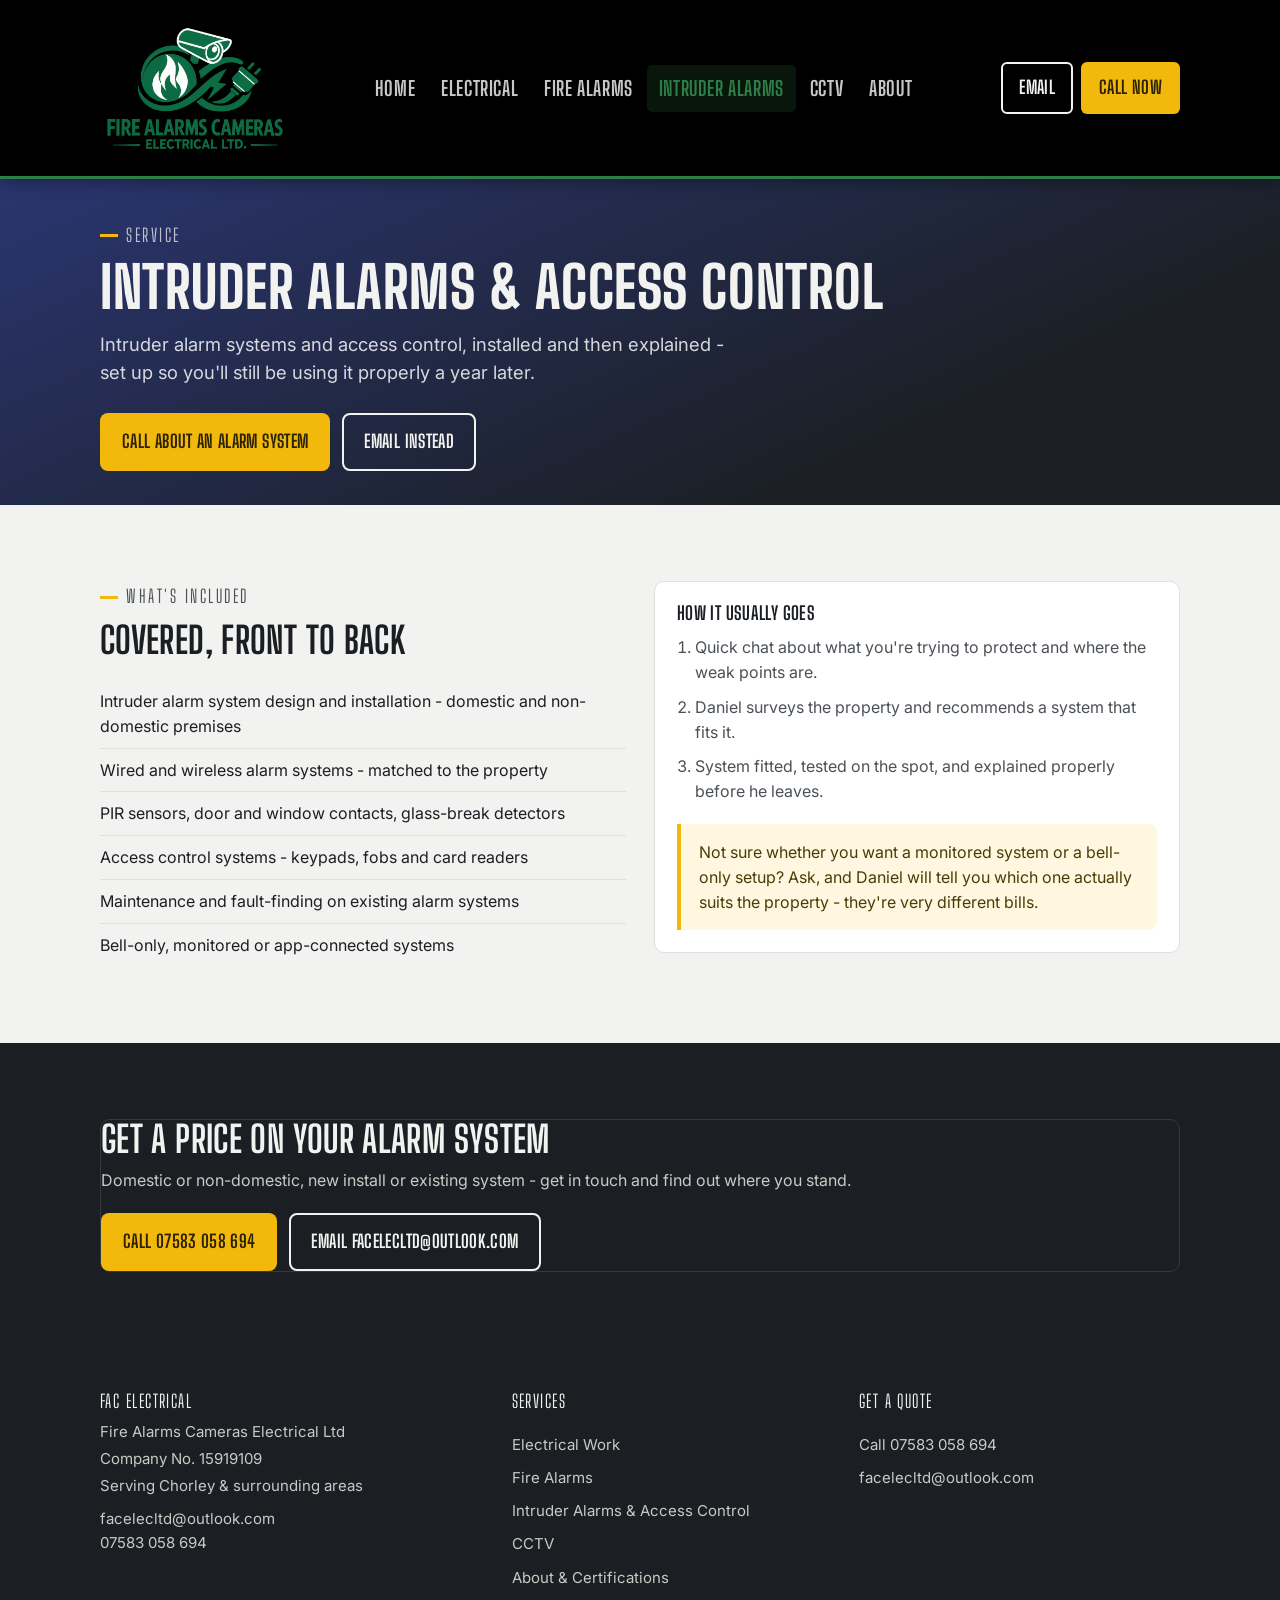
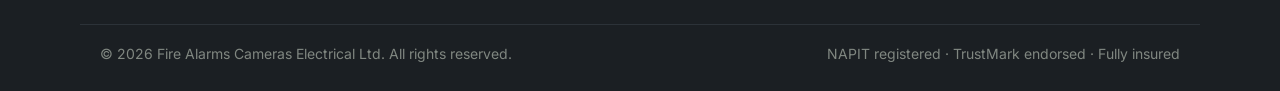
<file: intruder-alarms/index.html>
<!doctype html><html lang=en-GB><head><meta charset=utf-8><meta name=viewport content="width=device-width,initial-scale=1"><title>Intruder Alarms & Access Control - FAC Electrical</title><meta name=description content="Intruder alarm systems and access control installation and maintenance from FAC Electrical."><link rel=preconnect href=https://fonts.googleapis.com><link rel=preconnect href=https://fonts.gstatic.com crossorigin><link href="https://fonts.googleapis.com/css2?family=Big+Shoulders+Display:wght@700;800&family=Inter:wght@400;500;600;700&display=swap" rel=stylesheet><link rel=stylesheet href=/css/styles.css></head><body><header class=site-header><div class=site-header__bar><a class=brand href=/ aria-label="FAC Electrical home"><img class=brand__mark src=/img/logo.JPG alt="Fire Alarms Cameras Electrical Ltd" width=1400 height=1120>
</a><button class=nav-toggle aria-expanded=false aria-controls=site-nav aria-label="Open menu">
<span></span></button><nav class=site-nav id=site-nav><ul class=site-nav__list><li><a href=/>Home</a></li><li><a href=/electrics/>Electrical</a></li><li><a href=/fire-alarms/>Fire Alarms</a></li><li><a href=/intruder-alarms/ aria-current=page>Intruder Alarms</a></li><li><a href=/cameras/>CCTV</a></li><li><a href=/about/>About</a></li></ul></nav><div class=header-cta><a class="btn btn--outline btn--sm" href=mailto:facelecltd@outlook.com>Email</a>
<a class="btn btn--amber btn--sm" href=tel:+447583058694>Call now</a></div></div></header><main><section class="page-banner page-banner--intruder"><div class=wrap><p class=eyebrow>Service</p><h1>Intruder Alarms & Access Control</h1><p class=lede>Intruder alarm systems and access control, installed and then explained - set up so you'll still be using it properly a year later.</p><div class=hero__ctas><a class="btn btn--amber" href=tel:+447583058694>Call about an alarm system</a>
<a class="btn btn--outline" href=mailto:facelecltd@outlook.com>Email instead</a></div></div></section><section class=section><div class=wrap><div class=cols-2><div><p class=eyebrow>What's included</p><h2 class=mt-sm>Covered, front to back</h2><ul class="switch-list switch-list--intruder mt-md"><li>Intruder alarm system design and installation - domestic and non-domestic premises</li><li>Wired and wireless alarm systems - matched to the property</li><li>PIR sensors, door and window contacts, glass-break detectors</li><li>Access control systems - keypads, fobs and card readers</li><li>Maintenance and fault-finding on existing alarm systems</li><li>Bell-only, monitored or app-connected systems</li></ul></div><div class=card><h3>How it usually goes</h3><ol style=padding-left:1.1em;margin-top:12px;color:var(--ink-soft);display:flex;flex-direction:column;gap:10px><li>Quick chat about what you're trying to protect and where the weak points are.</li><li>Daniel surveys the property and recommends a system that fits it.</li><li>System fitted, tested on the spot, and explained properly before he leaves.</li></ol><div class="callout mt-md">Not sure whether you want a monitored system or a bell-only setup? Ask, and Daniel will tell you which one actually suits the property - they're very different bills.</div></div></div></div></section><section class="section section--dark"><div class=wrap><div class="contact-block contact-block--bare"><h2 class=mt-0>Get a price on your alarm system</h2><p class=mt-sm style=color:#c7cbc5>Domestic or non-domestic, new install or existing system - get in touch and find out where you stand.</p><div class="hero__ctas mt-md"><a class="btn btn--amber" href=tel:+447583058694>Call 07583 058 694</a>
<a class="btn btn--outline" href=mailto:facelecltd@outlook.com>Email facelecltd@outlook.com</a></div></div></div></section></main><footer class=site-footer><div class="wrap footer-grid"><div class=footer-company><p class=footer-heading>FAC Electrical</p><p>Fire Alarms Cameras Electrical Ltd</p><p>Company No. 15919109</p><p>Serving Chorley & surrounding areas</p><p class=mt-sm>facelecltd@outlook.com<br>07583 058 694</p></div><nav class=footer-links><p class=footer-heading>Services</p><a href=/electrics/>Electrical Work</a>
<a href=/fire-alarms/>Fire Alarms</a>
<a href=/intruder-alarms/>Intruder Alarms & Access Control</a>
<a href=/cameras/>CCTV</a>
<a href=/about/>About & Certifications</a></nav><div class=footer-links><p class=footer-heading>Get a quote</p><a href=tel:+447583058694>Call 07583 058 694</a>
<a href=mailto:facelecltd@outlook.com>facelecltd@outlook.com</a></div></div><div class="wrap footer-bottom"><span>&copy; 2026 Fire Alarms Cameras Electrical Ltd. All rights reserved.</span>
<span>NAPIT registered · TrustMark endorsed · Fully insured</span></div></footer><div class=mobile-bar><a href=tel:+447583058694>Call</a>
<a href=mailto:facelecltd@outlook.com>Email</a></div><script src=/js/main.js></script></body></html>
</file>
